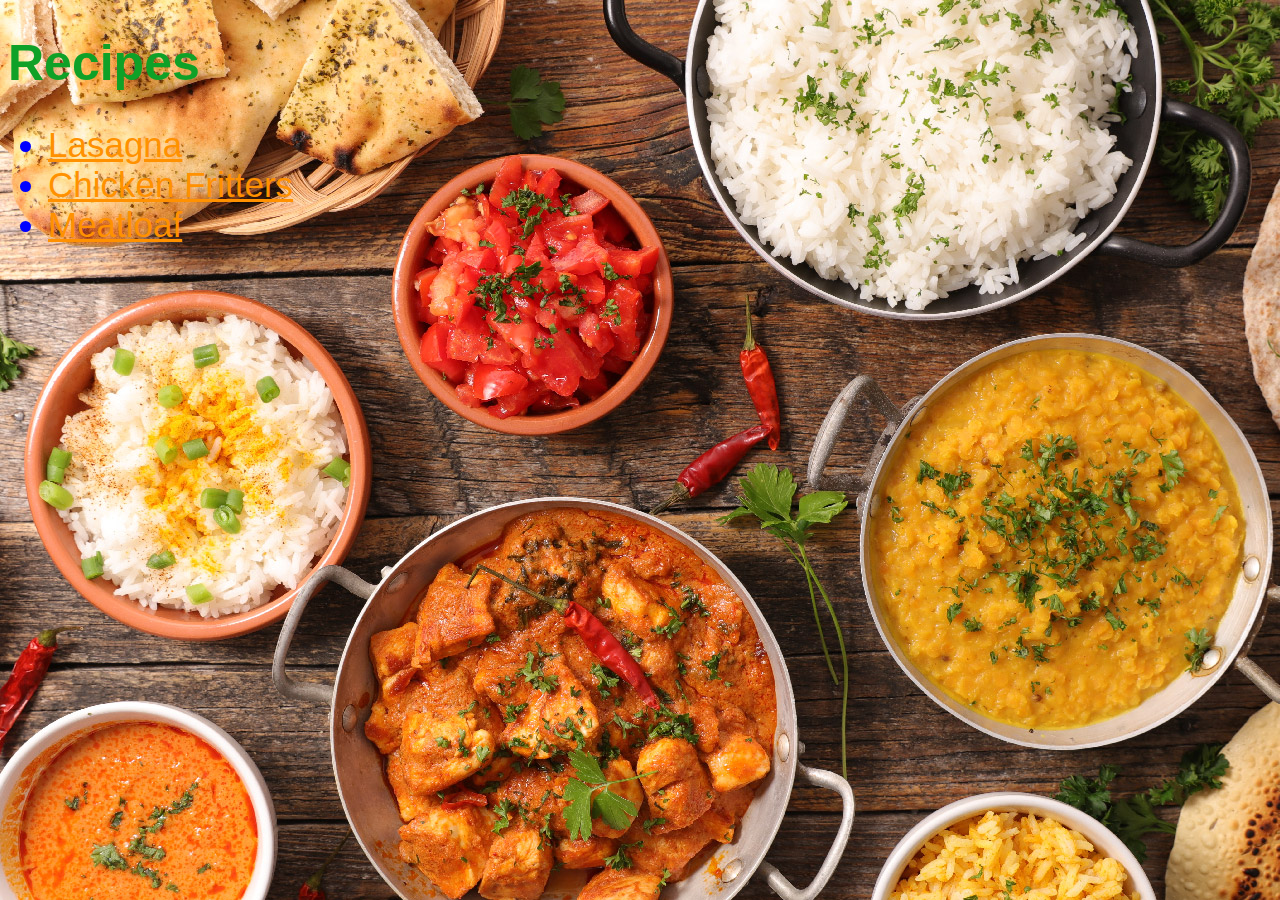
<file: index.html>
<!DOCTYPE html>
<html lang="en">
<head>
    <meta charset="UTF-8">
    <meta http-equiv="X-UA-Compatible" content="IE=edge">
    <meta name="viewport" content="width=device-width, initial-scale=1.0">
    <title>Recipes</title>
    <link rel="stylesheet" href="./css/style.css">
    <style>
        body{
            background-image:url(./images/dishes.jpg);
        }
    </style>
</head>
<body>
    <h1 class="main_heading">Recipes</h1>
    <div>
        <ul>
            <li class="rHeadings"><a href="../odin-recipes/recipes/lasagna.html">Lasagna</a></li>
            <li class="rHeadings"><a href="../odin-recipes/recipes/chicken_fritters.html">Chicken Fritters</a></li>
            <li class="rHeadings"><a href="../odin-recipes/recipes/meatloaf.html">Meatloaf</a></li>
        </ul>
    </div>
    
</body>
</html>
</file>
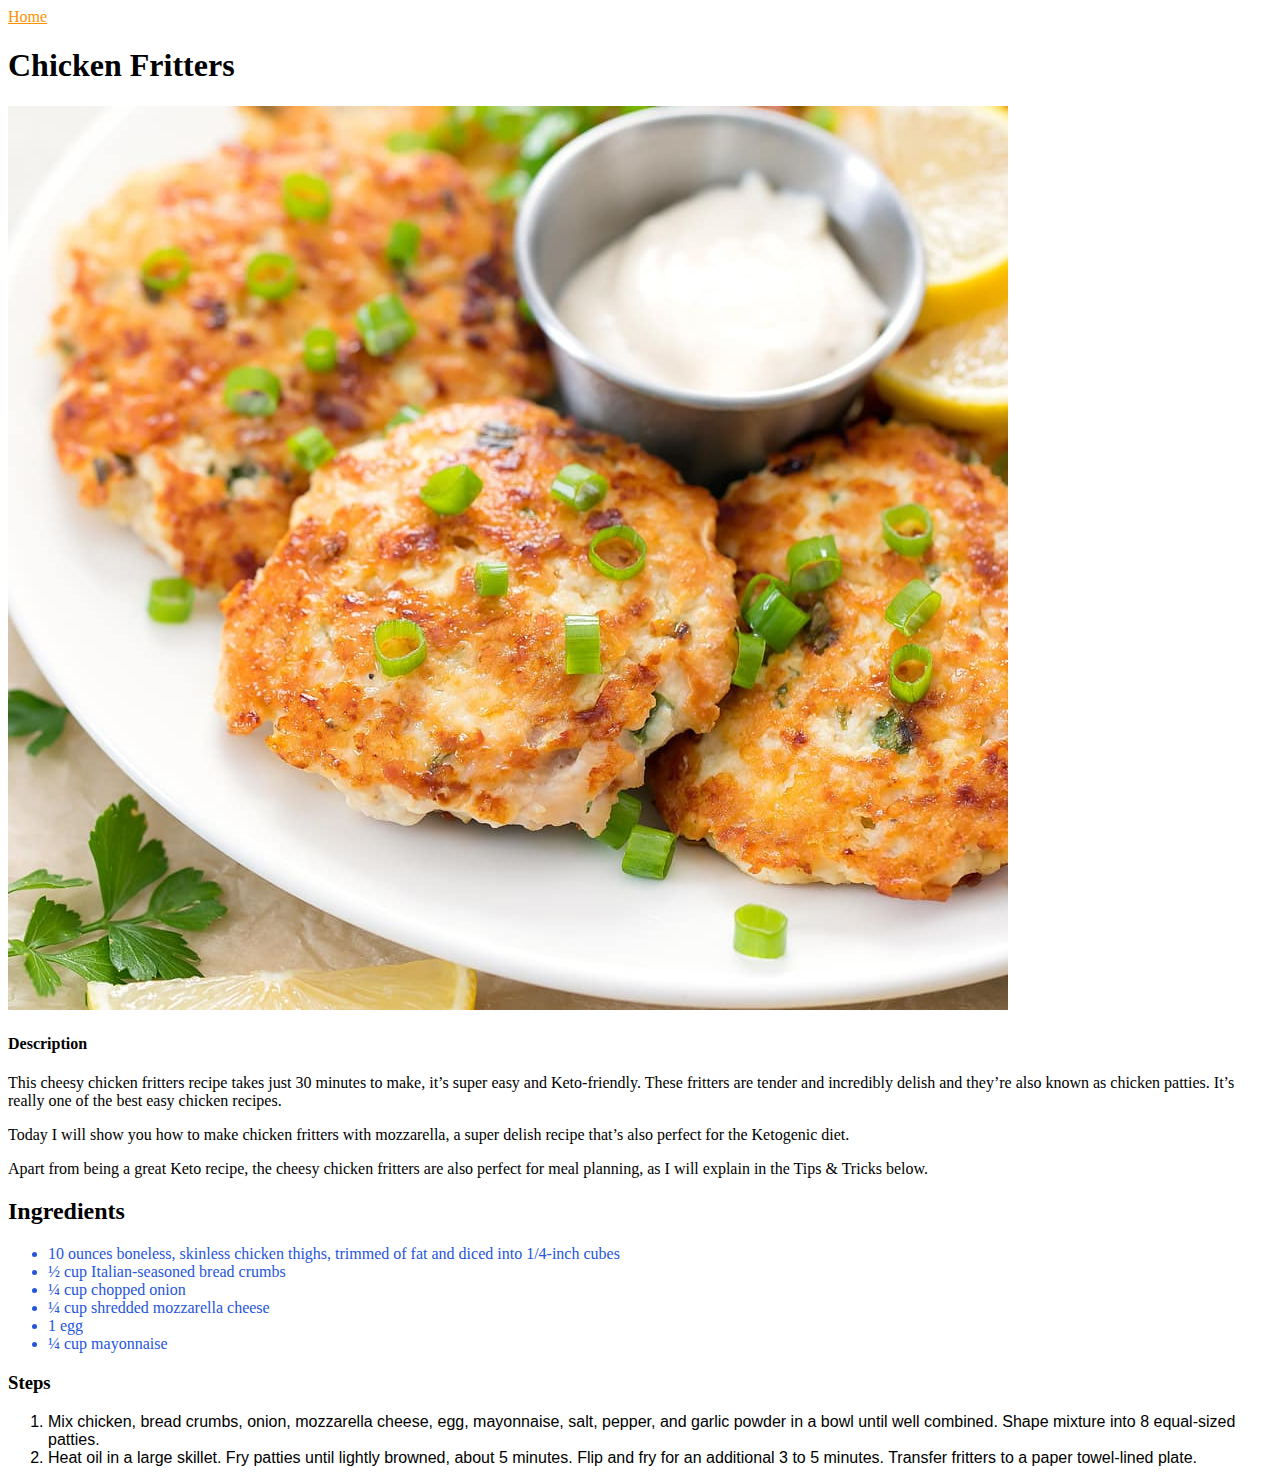
<file: recipes/chicken_fritters.html>
<!DOCTYPE html>
<html lang="en">
<head>
    <meta charset="UTF-8">
    <meta http-equiv="X-UA-Compatible" content="IE=edge">
    <meta name="viewport" content="width=device-width, initial-scale=1.0">
    <title>Chicken Fritters</title>
    <link rel="stylesheet" href="../css/style.css">
</head>
<body>
    <a href="../index.html" class="button">Home</a>
    <h1>Chicken Fritters</h1>
    <div class="imgbox">
    <img class="center-fit" src="../images/chicken-fritters.jpg" alt="Chicken Fritters">
    </div>
    <h4>Description</h4>
    <p>This cheesy chicken fritters recipe takes just 30 minutes to make, it’s super easy and Keto-friendly. These fritters are tender and incredibly delish and they’re also known as chicken patties. It’s really one of the best easy chicken recipes.</p>
    <p>Today I will show you how to make chicken fritters with mozzarella, a super delish recipe that’s also perfect for the Ketogenic diet.</p>
    <p>Apart from being a great Keto recipe, the cheesy chicken fritters are also perfect for meal planning, as I will explain in the Tips & Tricks below.</p>

    <h2>Ingredients</h2>
    <ul>
        <li>10 ounces boneless, skinless chicken thighs, trimmed of fat and diced into 1/4-inch cubes </li>
        <li>½ cup Italian-seasoned bread crumbs </li>
        <li>¼ cup chopped onion </li>
        <li>¼ cup shredded mozzarella cheese </li>
        <li>1 egg </li>
        <li>¼ cup mayonnaise </li>
    </ul>
    <h3>Steps</h3>
    <ol>
        <li>Mix chicken, bread crumbs, onion, mozzarella cheese, egg, mayonnaise, salt, pepper, and garlic powder in a bowl until well combined. Shape mixture into 8 equal-sized patties.</li>
        <li>Heat oil in a large skillet. Fry patties until lightly browned, about 5 minutes. Flip and fry for an additional 3 to 5 minutes. Transfer fritters to a paper towel-lined plate.</li>
    </ol>
    
</body>
</html>
</file>
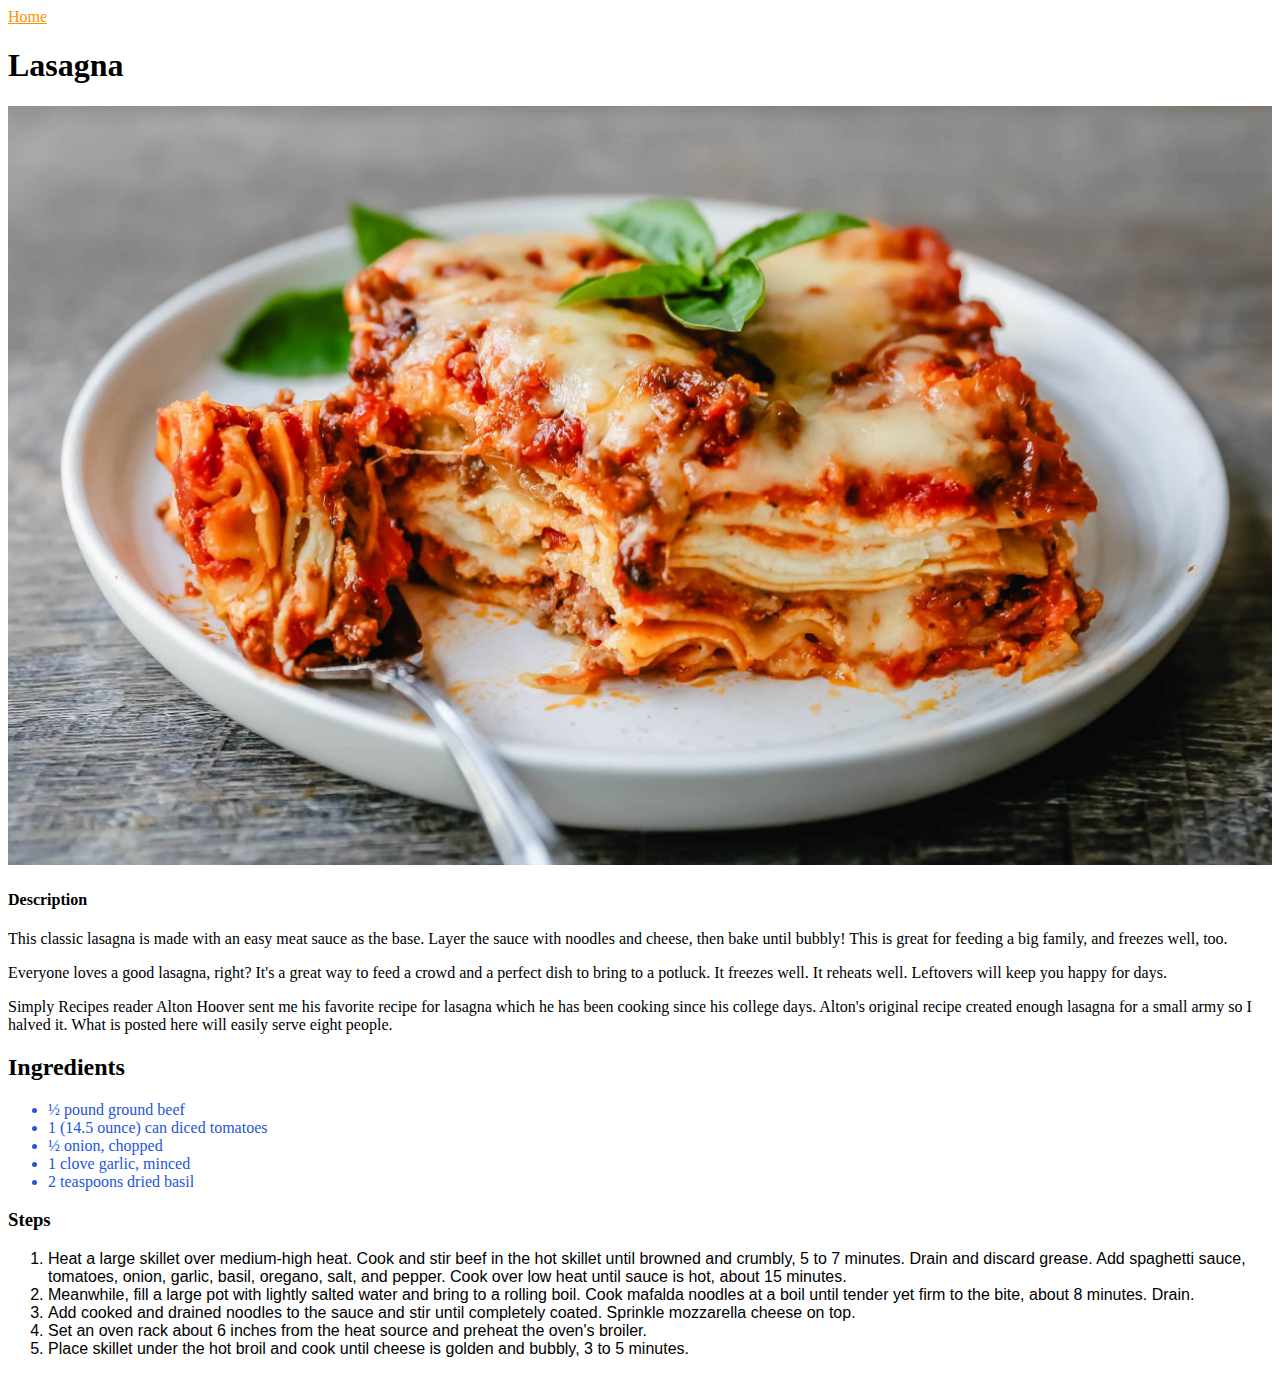
<file: recipes/lasagna.html>
<!DOCTYPE html>
<html lang="en">
<head>
    <meta charset="UTF-8">
    <meta http-equiv="X-UA-Compatible" content="IE=edge">
    <meta name="viewport" content="width=device-width, initial-scale=1.0">
    <title>Recipe Page</title>
    <link rel="stylesheet" href="../css/style.css">
</head>
<body>
    <a href="../index.html" class="button">Home</a>
    <h1>Lasagna</h1>
    <div class="imgbox">
    <img class="center-fit" src="../images/lasagna.jpg" alt="Lasagna">
    </div>
    <h4>Description</h4>
    <p>This classic lasagna is made with an easy meat sauce as the base. Layer the sauce with noodles and cheese, then bake until bubbly! This is great for feeding a big family, and freezes well, too.</p>
    <p>Everyone loves a good lasagna, right? It's a great way to feed a crowd and a perfect dish to bring to a potluck. It freezes well. It reheats well. Leftovers will keep you happy for days. </p>
    <p>Simply Recipes reader Alton Hoover sent me his favorite recipe for lasagna which he has been cooking since his college days. Alton's original recipe created enough lasagna for a small army so I halved it. What is posted here will easily serve eight people. </p>
    
    <h2>Ingredients</h2>
    <ul>
        <li>½ pound ground beef</li>
        <li>1 (14.5 ounce) can diced tomatoes </li>
        <li>½ onion, chopped </li>
        <li>1 clove garlic, minced</li>
        <li>2 teaspoons dried basil </li>
    </ul>
    <h3>Steps</h3>
    <ol>
        <li>Heat a large skillet over medium-high heat. Cook and stir beef in the hot skillet until browned and crumbly, 5 to 7 minutes. Drain and discard grease. Add spaghetti sauce, tomatoes, onion, garlic, basil, oregano, salt, and pepper. Cook over low heat until sauce is hot, about 15 minutes.</li>
        <li>Meanwhile, fill a large pot with lightly salted water and bring to a rolling boil. Cook mafalda noodles at a boil until tender yet firm to the bite, about 8 minutes. Drain.</li>
        <li>Add cooked and drained noodles to the sauce and stir until completely coated. Sprinkle mozzarella cheese on top.</li>
        <li>Set an oven rack about 6 inches from the heat source and preheat the oven's broiler.</li>
        <li>Place skillet under the hot broil and cook until cheese is golden and bubbly, 3 to 5 minutes.</li>
    </ol>
</body>
</html>
</file>
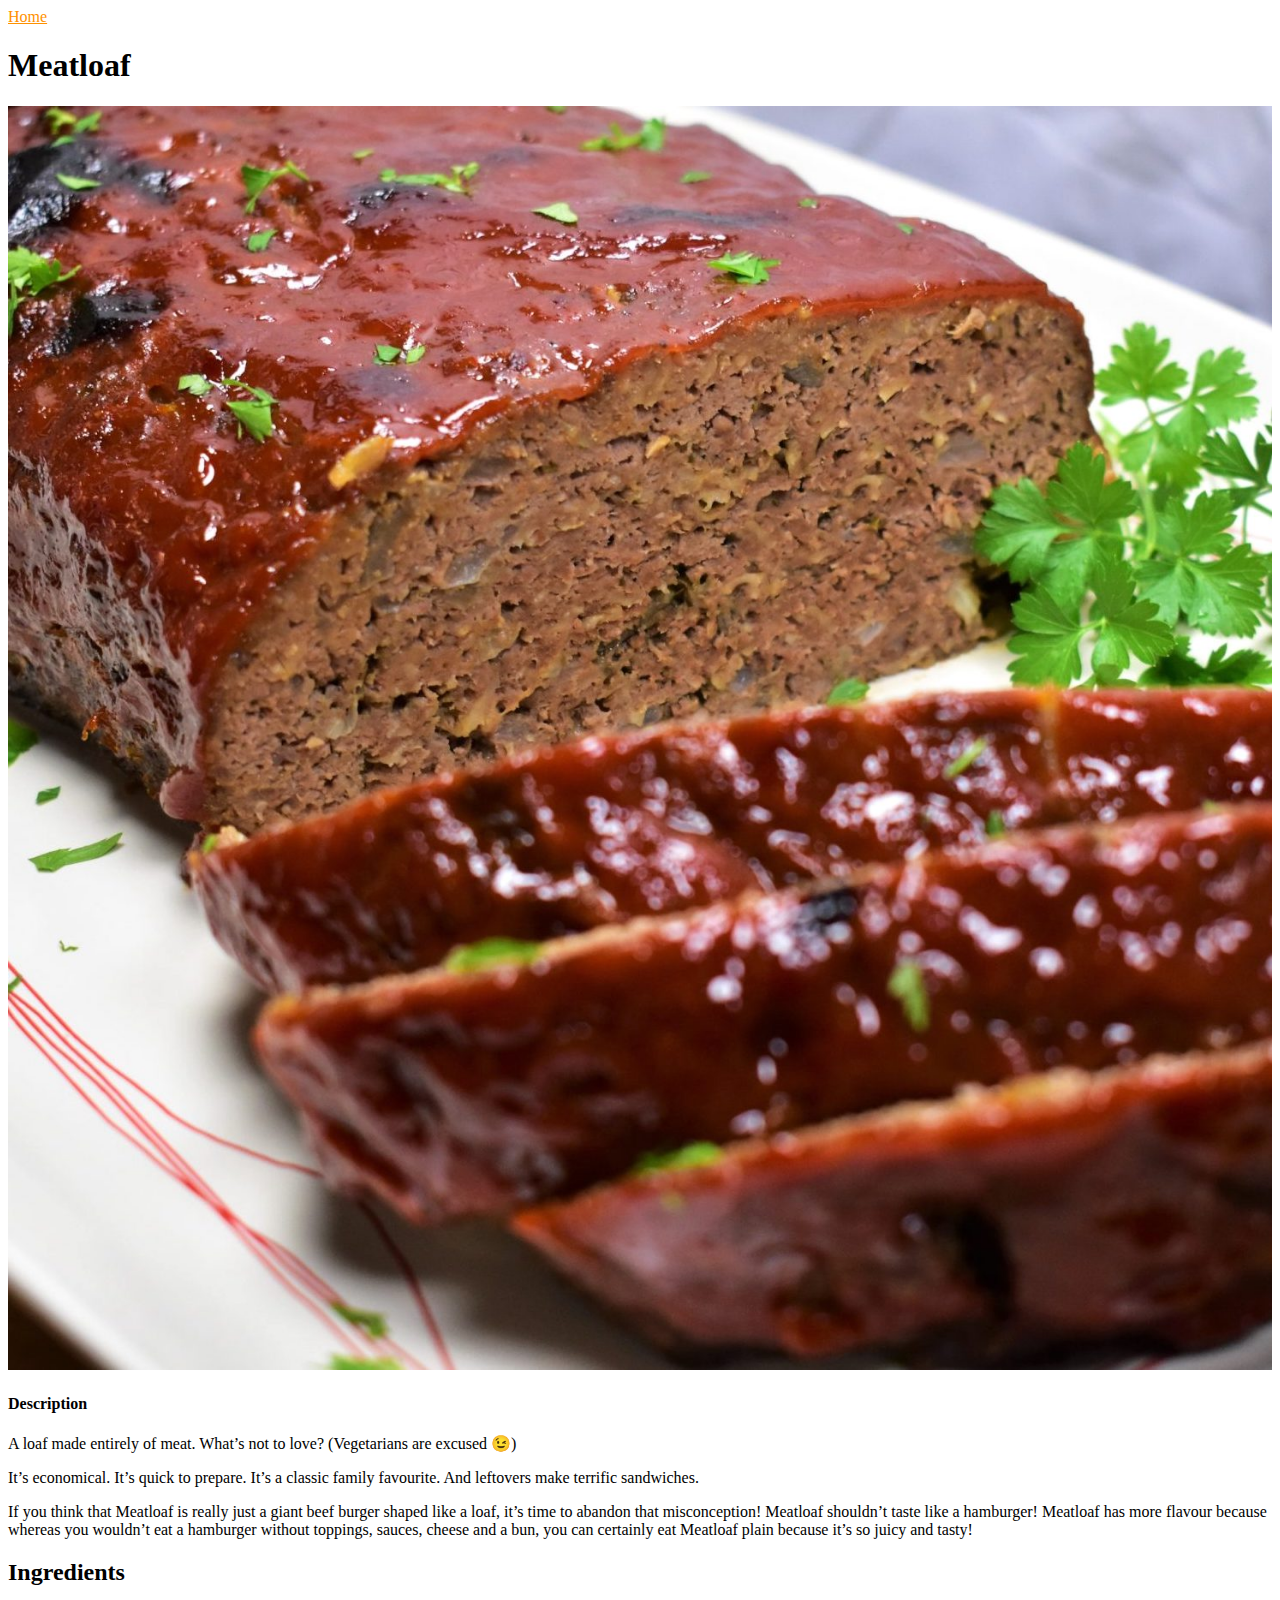
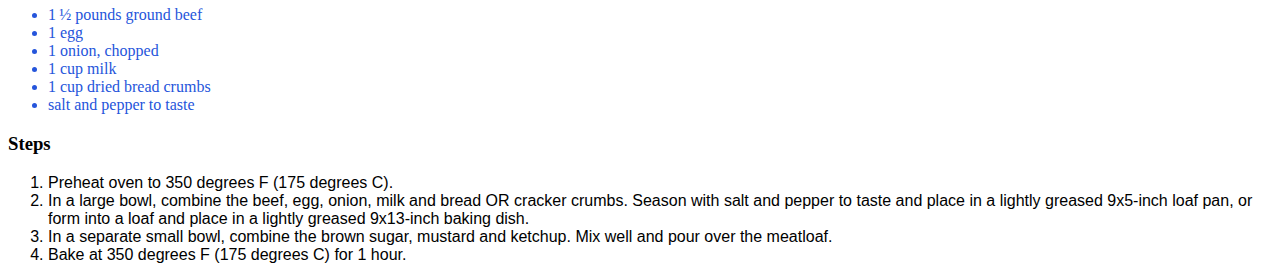
<file: recipes/meatloaf.html>
<!DOCTYPE html>
<html lang="en">
<head>
    <meta charset="UTF-8">
    <meta http-equiv="X-UA-Compatible" content="IE=edge">
    <meta name="viewport" content="width=device-width, initial-scale=1.0">
    <title>Meatloaf</title>
    <link rel="stylesheet" href="../css/style.css">
</head>
<body>
    <a href="../index.html" class="button">Home</a>
    <h1>Meatloaf</h1>
    <div class="imgbox">
    <img class="center-fit" src="../images/meatloaf.jpeg" alt="Meatloaf">
    </div>
    <h4>Description</h4>
    <p>A loaf made entirely of meat. What’s not to love? (Vegetarians are excused 😉)</p>
    <p>It’s economical. It’s quick to prepare. It’s a classic family favourite. And leftovers make terrific sandwiches.</p>
    <p>If you think that Meatloaf is really just a giant beef burger shaped like a loaf, it’s time to abandon that misconception! Meatloaf shouldn’t taste like a hamburger! Meatloaf has more flavour because whereas you wouldn’t eat a hamburger without toppings, sauces, cheese and a bun, you can certainly eat Meatloaf plain because it’s so juicy and tasty!</p>

    <h2>Ingredients</h2>
    <ul>
        <li>1 ½ pounds ground beef </li>
        <li>1 egg </li>
        <li>1 onion, chopped </li>
        <li>1 cup milk </li>
        <li>1 cup dried bread crumbs </li>
        <li>salt and pepper to taste </li>
    </ul>
    <h3>Steps</h3>
    <ol>
        <li>Preheat oven to 350 degrees F (175 degrees C).</li>
        <li>In a large bowl, combine the beef, egg, onion, milk and bread OR cracker crumbs. Season with salt and pepper to taste and place in a lightly greased 9x5-inch loaf pan, or form into a loaf and place in a lightly greased 9x13-inch baking dish.</li>
        <li>In a separate small bowl, combine the brown sugar, mustard and ketchup. Mix well and pour over the meatloaf.</li>
        <li>Bake at 350 degrees F (175 degrees C) for 1 hour.</li>
    </ol>
    
</body>
</html>
</file>
<file: css/style.css>
.main_heading{
    color: rgb(15, 161, 39);
    font-size: 50px;font-family: sans-serif, monospace, serif;
}

.rHeadings{
    color: blue;
    font-size: 35px;
    font-family: sans-serif, monospace;
}


 /* unvisited link */
 a:link {
    color: rgb(255, 145, 0);
  }
  
  /* visited link */
  a:visited {
    color: rgb(33, 31, 177);
  }
  
  /* mouse over link */
  a:hover {
    color: hotpink;
  }
  
  /* selected link */
  a:active {
    color: rgb(64, 143, 90);
  } 

  ul{
      color: rgb(37, 85, 219);
  }

  ol{
      font-family: sans-serif, monospace,serif;
  }

  .imagebox{
      display: grid;
      height: 100%;
  }
  .center-fit{
      max-width: 100%;
      max-height: auto;
      margin: auto;
  }
</file>
